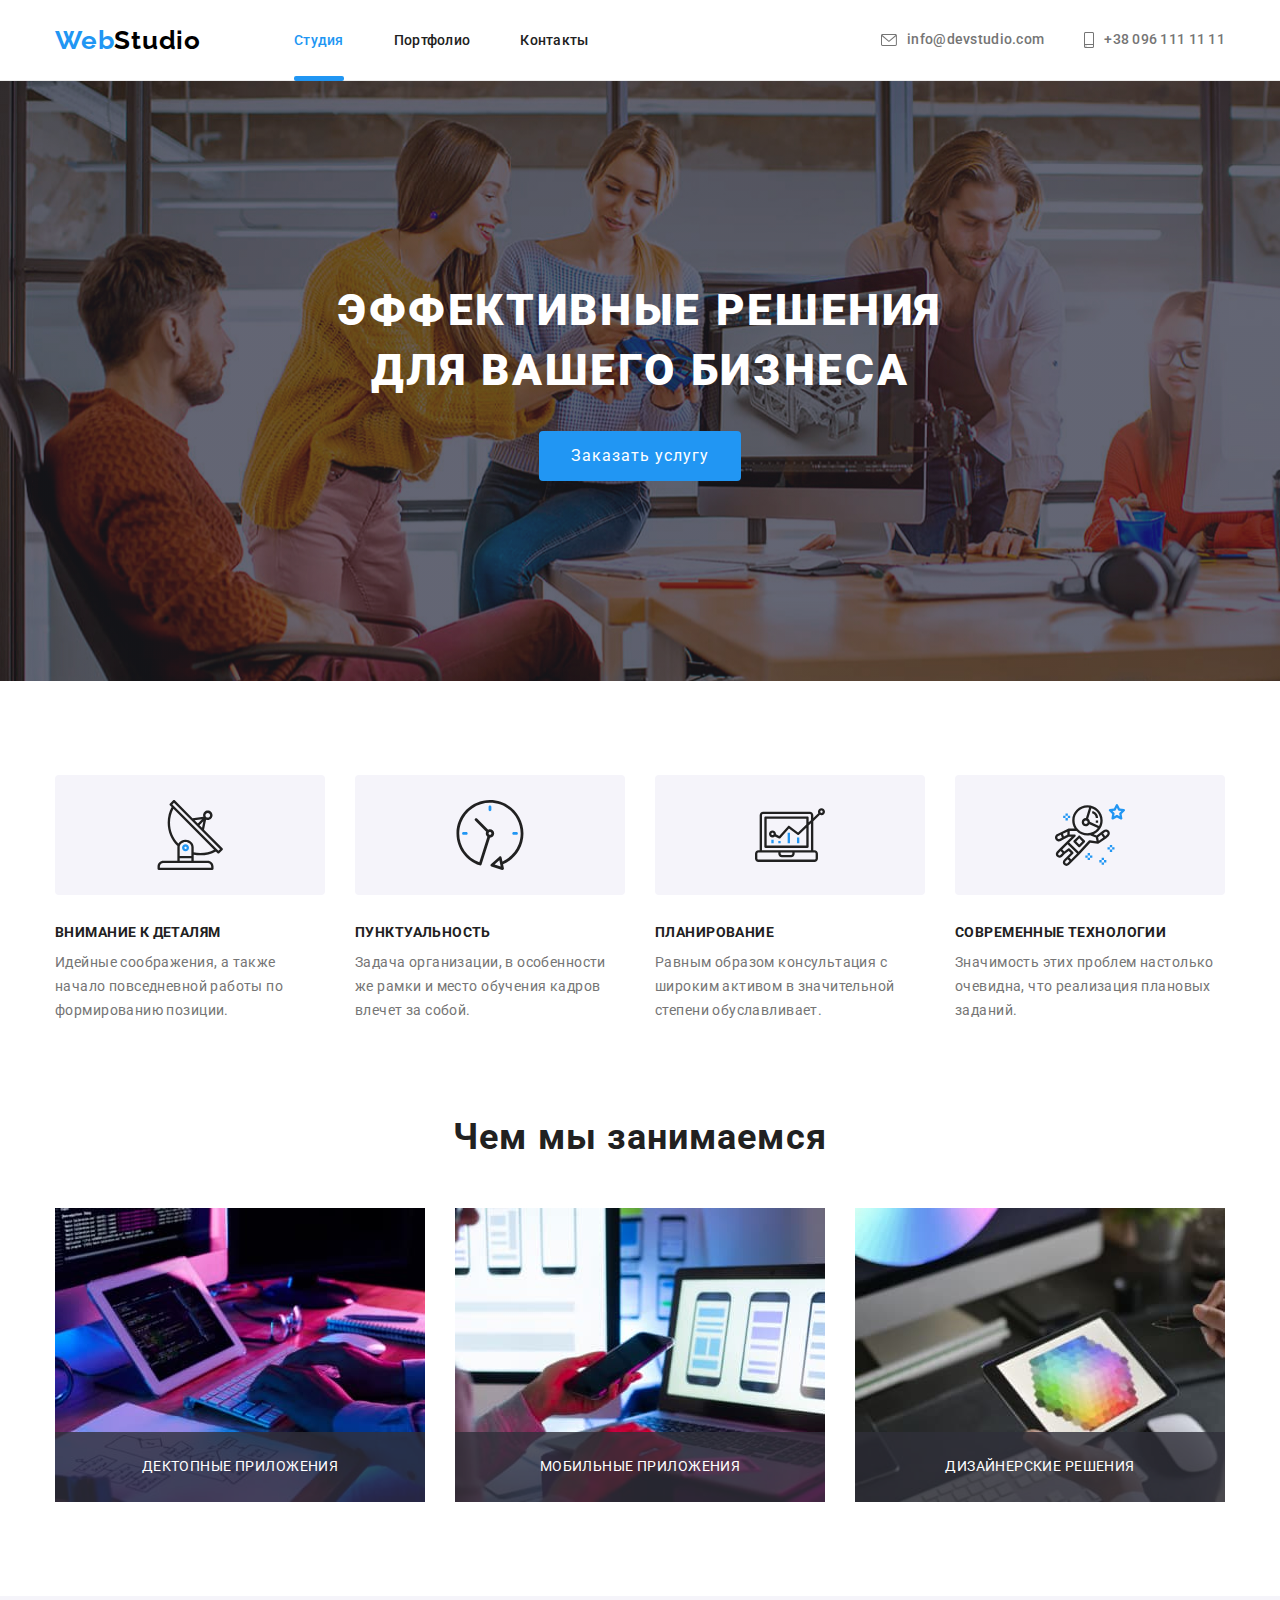
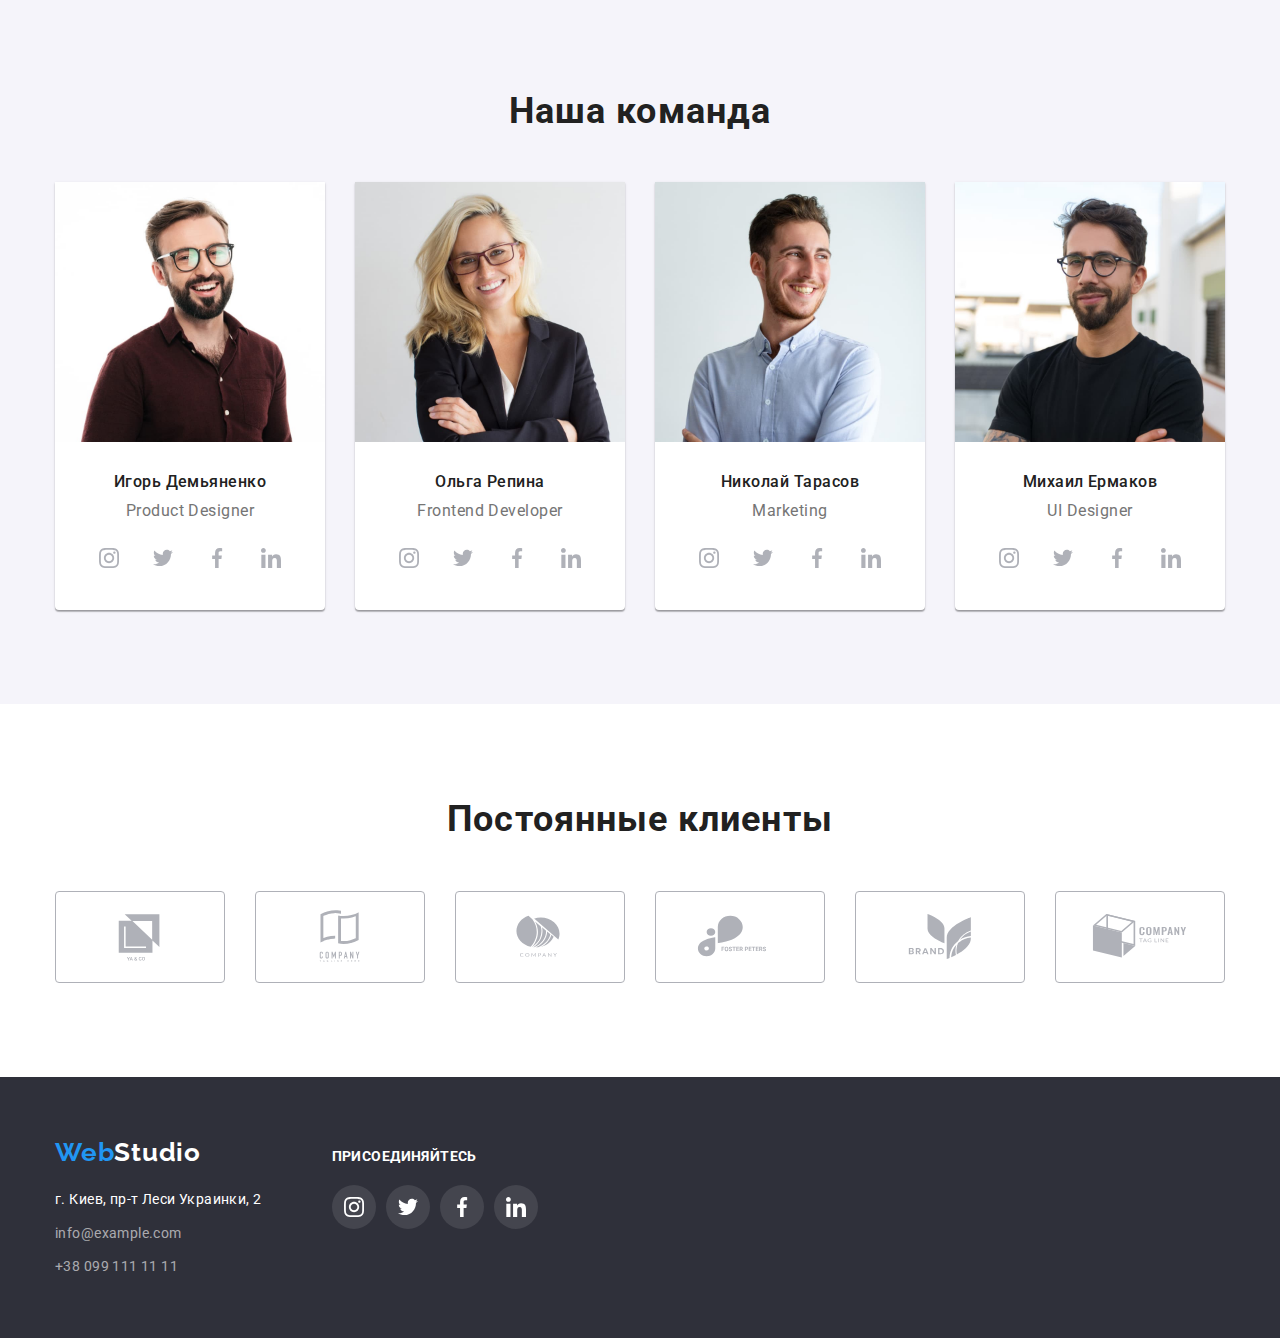
<file: index.html>
<!DOCTYPE html>
<html lang="ru">
    <head>
        <meta charset="UTF-8" />
        <meta http-equiv="X-UA-Compatible" content="IE=edge" />
        <meta name="viewport" content="width=device-width, initial-scale=1.0" />
        <title>WebStudio</title>
        <link rel="preconnect" href="https://fonts.googleapis.com">
        <link rel="preconnect" href="https://fonts.gstatic.com" crossorigin>
        <link href="https://fonts.googleapis.com/css2?family=Raleway:wght@700&family=Roboto:wght@400;500;700;900&display=swap"
            rel="stylesheet">
        <link rel="stylesheet" href="https://cdn.jsdelivr.net/npm/modern-normalize@1.1.0/modern-normalize.min.css">
        <link rel="stylesheet" href="./css/styles.css">
    </head>

    <body>
    <!-- Шапка страницы -->
        <header class="header">
            <div class="container">
                <nav class="header-navigation">
                    <a class="header-logo link" href="/"> <span class="header-logo-web">Web</span>Studio</a>
                    <!-- Ссылки на другие страницы или разделы текущей страницы -->
                    <ul class="nav">
                        <li class="nav-item"><a class="nav-link link current" href="./index.html">Студия</a></li>
                        <li class="nav-item"><a class="nav-link link" href="./portfolio.html">Портфолио</a></li>
                        <li class="nav-item"><a class="nav-link link" href="./contacts.html">Контакты</a></li>
                    </ul>
                </nav>
                
                <!-- Контакты -->
                <ul class="contacts">
                    <li class="contacts-item">
                        <a class="contacts-link link" href="mailto:info@devstudio.com">
                            <svg class="contacts-icon" width="16" height="12">
                                <use href="./images/sprite.svg#icon-mail"></use>
                            </svg>
                            info@devstudio.com
                        </a>
                    </li>
                    <li class="contacts-item">
                            <a class="contacts-link link" href="tel:+38096111111">
                                <svg class="contacts-icon" width="10" height="16">
                                    <use href="./images/sprite.svg#icon-smartphone"></use>
                                </svg>
                                +38 096 111 11 11
                            </a>
                    </li>
                </ul>
            </div>
        </header>

        <!-- Герой -->
        <main>
            <section class="hero">
                <div class="container">
                    <h1 class="hero-title">Эффективные решения<br /> для вашего бизнеса</h1>
                    <button class="hero-button" type="button" data-modal-open>Заказать услугу</button>
                </div>
            </section>

            <!-- Преимущества -->
            <section class="section">
            <h2 class="features visually-hidden">Преимущества</h2>
                <div class="container">
                    <ul class="features-list">
                        <li class="features-item">
                            <div class="features-img">
                                <svg width="70" height="70">
                                    <use href="./images/sprite.svg#icon-antenna"></use>
                                </svg>
                            </div>
                            <h3 class="features-title">Внимание к деталям</h3>
                            <p class="features-text">Идейные соображения, а также начало повседневной работы по формированию позиции.</p>
                        </li>

                        <li class="features-item">
                            <div class="features-img">
                                <svg width="70" height="70">
                                    <use href="./images/sprite.svg#icon-clock"></use>
                                </svg>
                            </div>
                            <h3 class="features-title">Пунктуальность</h3>
                            <p class="features-text">Задача организации, в особенности же рамки и место обучения кадров влечет за собой.</p>
                        </li>

                        <li class="features-item">
                            <div class="features-img">
                                <svg width="70" height="70">
                                    <use href="./images/sprite.svg#icon-diagram"></use>
                                </svg>
                            </div>
                            <h3 class="features-title">Планирование</h3>
                            <p class="features-text">Равным образом консультация с широким активом в значительной степени обуславливает.</p>
                        </li>

                        <li class="features-item">
                            <div class="features-img">
                                <svg width="70" height="70">
                                    <use href="./images/sprite.svg#icon-astronaut"></use>
                                </svg>
                            </div>
                            <h3 class="features-title">Современные технологии</h3>
                            <p class="features-text">Значимость этих проблем настолько очевидна, что реализация плановых заданий.</p>
                        </li>
                    </ul>
                </div>
            </section>

            <!-- Чем мы занимаемся -->
            <section class="section work-section">
                <div class="container">
                    <h2 class="work-title">Чем мы занимаемся</h2>
                        <ul class="work-list">
                            <li class="work-item">
                                <img src="./images/box-1.jpg" alt="Верстка сайта HTML" width="370"/>
                                <div class="work-label-overlay">
                                    <p class="work-label-text">Дектопные приложения</p>
                                </div>
                            </li>

                            <li class="work-item">
                                <img src="./images/box-2.jpg" alt="Выбор стиля" width="370" />
                                <div class="work-label-overlay">
                                    <p class="work-label-text">Мобильные приложения</p>
                                </div>
                            </li>

                            <li class="work-item">
                                <img src="./images/box-3.jpg" alt="Дизайн" width="370" />
                                <div class="work-label-overlay">
                                    <p class="work-label-text">Дизайнерские решения</p>
                                </div>
                            </li>
                        </ul>
                </div>
            </section>

            <!-- Наша команда -->
            <section class="section team-section">
                <div class="container">
                    <h2 class="team-title">Наша команда</h2>
                    
                    <!-- Инфо о команде -->
                    <ul class="team-list">
                        <li class="team-item">
                            <img src="./images/team-card-1.jpg" alt="Игорь Демьяненко" width="270" />
                            <div class="team-text-section">
                                <h3 class="team-item-text">Игорь Демьяненко</h3>
                                <p class="team-text" lang="en">Product Designer</p>
                                <ul class="team-socials list socials-list">
                                    <li class="socials-item">
                                        <a href="https://www.instagram.com/" target="_blank"
                                rel="noopener noreferrer" class="socials-link">
                                        <svg class="socials-icon" width="20" height="20">
                                            <use href="./images/sprite.svg#icon-instagram"></use>
                                        </svg>
                                        </a>
                                    </li>

                                    <li class="socials-item">
                                        <a href="https://twitter.com/" target="_blank"
                                rel="noopener noreferrer" class="socials-link">
                                            <svg class="socials-icon" width="20" height="20">
                                                <use href="./images/sprite.svg#icon-twitter"></use>
                                            </svg>
                                        </a>
                                    </li>

                                    <li class="socials-item">
                                        <a href="https://www.facebook.com/" target="_blank"
                                rel="noopener noreferrer" class="socials-link">
                                            <svg class="socials-icon" width="20" height="20">
                                                <use href="./images/sprite.svg#icon-facebook"></use>
                                            </svg>
                                        </a>
                                    </li>

                                    <li class="socials-item">
                                        <a href="https://www.linkedin.com/" target="_blank"
                                rel="noopener noreferrer" class="socials-link">
                                            <svg class="socials-icon" width="20" height="20">
                                                <use href="./images/sprite.svg#icon-linkedIn"></use>
                                            </svg>
                                        </a>
                                    </li>
                                </ul>
                            </div>
                            
                        </li>
                    
                        <li class="team-item">
                            <img src="./images/team-card-2.jpg" alt="Ольга Репина" width="270" />
                            <div class="team-text-section">
                                <h3 class=" team-item-text">Ольга Репина</h3>
                                <p class="team-text" lang="en">Frontend Developer</p>
                                <ul class="team-socials list socials-list">
                                    <li class="socials-item">
                                        <a href="https://www.instagram.com/" target="_blank" rel="noopener noreferrer" class="socials-link">
                                            <svg class="socials-icon" width="20" height="20">
                                                <use href="./images/sprite.svg#icon-instagram"></use>
                                            </svg>
                                        </a>
                                    </li>
                                
                                    <li class="socials-item">
                                        <a href="https://twitter.com/" target="_blank" rel="noopener noreferrer" class="socials-link">
                                            <svg class="socials-icon" width="20" height="20">
                                                <use href="./images/sprite.svg#icon-twitter"></use>
                                            </svg>
                                        </a>
                                    </li>
                                
                                    <li class="socials-item">
                                        <a href="https://www.facebook.com/" target="_blank" rel="noopener noreferrer" class="socials-link">
                                            <svg class="socials-icon" width="20" height="20">
                                                <use href="./images/sprite.svg#icon-facebook"></use>
                                            </svg>
                                        </a>
                                    </li>
                                
                                    <li class="socials-item">
                                        <a href="https://www.linkedin.com/" target="_blank" rel="noopener noreferrer" class="socials-link">
                                            <svg class="socials-icon" width="20" height="20">
                                                <use href="./images/sprite.svg#icon-linkedIn"></use>
                                            </svg>
                                        </a>
                                    </li>
                                </ul>
                            </div>
                        </li>

                        <li class="team-item">
                            <img src="./images/team-card-3.jpg" alt="Николай Тарасов" width="270" />
                            <div class="team-text-section">
                                <h3 class="team-item-text">Николай Тарасов</h3>
                                <p class="team-text" lang="en">Marketing</p>
                                <ul class="team-socials list socials-list">
                                    <li class="socials-item">
                                        <a href="https://www.instagram.com/" target="_blank" rel="noopener noreferrer" class="socials-link">
                                            <svg class="socials-icon" width="20" height="20">
                                                <use href="./images/sprite.svg#icon-instagram"></use>
                                            </svg>
                                        </a>
                                    </li>
                                
                                    <li class="socials-item">
                                        <a href="https://twitter.com/" target="_blank" rel="noopener noreferrer" class="socials-link">
                                            <svg class="socials-icon" width="20" height="20">
                                                <use href="./images/sprite.svg#icon-twitter"></use>
                                            </svg>
                                        </a>
                                    </li>
                                
                                    <li class="socials-item">
                                        <a href="https://www.facebook.com/" target="_blank" rel="noopener noreferrer" class="socials-link">
                                            <svg class="socials-icon" width="20" height="20">
                                                <use href="./images/sprite.svg#icon-facebook"></use>
                                            </svg>
                                        </a>
                                    </li>
                                
                                    <li class="socials-item">
                                        <a href="https://www.linkedin.com/" target="_blank" rel="noopener noreferrer" class="socials-link">
                                            <svg class="socials-icon" width="20" height="20">
                                                <use href="./images/sprite.svg#icon-linkedIn"></use>
                                            </svg>
                                        </a>
                                    </li>
                                </ul>
                            </div>
                        </li>
                        
                        <li class="team-item">
                            <img src="./images/team-card-4.jpg" alt="Михаил Ермаков" width="270" />
                            <div class="team-text-section">
                                <h3 class="team-item-text">Михаил Ермаков</h3>
                                <p class="team-text" lang="en">UI Designer</p>
                                <ul class="team-socials list socials-list">
                                    <li class="socials-item">
                                        <a href="https://www.instagram.com/" target="_blank" rel="noopener noreferrer" class="socials-link">
                                            <svg class="socials-icon" width="20" height="20">
                                                <use href="./images/sprite.svg#icon-instagram"></use>
                                            </svg>
                                        </a>
                                    </li>
                                
                                    <li class="socials-item">
                                        <a href="https://twitter.com/" target="_blank" rel="noopener noreferrer" class="socials-link">
                                            <svg class="socials-icon" width="20" height="20">
                                                <use href="./images/sprite.svg#icon-twitter"></use>
                                            </svg>
                                        </a>
                                    </li>
                                
                                    <li class="socials-item">
                                        <a href="https://www.facebook.com/" target="_blank" rel="noopener noreferrer" class="socials-link">
                                            <svg class="socials-icon" width="20" height="20">
                                                <use href="./images/sprite.svg#icon-facebook"></use>
                                            </svg>
                                        </a>
                                    </li>
                                
                                    <li class="socials-item">
                                        <a href="https://www.linkedin.com/" target="_blank" rel="noopener noreferrer" class="socials-link">
                                            <svg class="socials-icon" width="20" height="20">
                                                <use href="./images/sprite.svg#icon-linkedIn"></use>
                                            </svg>
                                        </a>
                                    </li>
                                </ul>
                            </div>
                        </li>
                    </ul>
                </div>
            </section>

            <section class="clients section">
                <div class="container ">
                    <h2 class="clients-title">Постоянные клиенты</h2>
                    <ul class="clients-list">
                        <li class="clients-item">
                            <a href="" class="clients-link">
                                <svg class="clients-icon" width="106" height="60">
                                    <use href="./images/sprite.svg#icon-client-1"></use>
                                </svg>    
                            </a>
                        </li>

                        <li class="clients-item">
                            <a href="" class="clients-link">
                                <svg class="clients-icon" width="106" height="60">
                                    <use href="./images/sprite.svg#icon-client-2"></use>
                                </svg>
                            </a>
                        </li>

                        <li class="clients-item">
                            <a href="" class="clients-link">
                                <svg class="clients-icon" width="106" height="60">
                                    <use href="./images/sprite.svg#icon-client-3"></use>
                                </svg>
                            </a>
                        </li>

                        <li class="clients-item">
                            <a href="" class="clients-link">
                                <svg class="clients-icon" width="106" height="60">
                                    <use href="./images/sprite.svg#icon-client-4"></use>
                                </svg>
                            </a>
                        </li>

                        <li class="clients-item">
                            <a href="" class="clients-link">
                                <svg class="clients-icon" width="106" height="60">
                                    <use href="./images/sprite.svg#icon-client-5"></use>
                                </svg>
                            </a>
                        </li>

                        <li class="clients-item">
                            <a href="" class="clients-link">
                                <svg class="clients-icon" width="106" height="60">
                                    <use href="./images/sprite.svg#icon-client-6"></use>
                                </svg>
                            </a>
                        </li>
                    </ul>
                </div>
            </section>
        </main>

        <!-- Футер -->
        <footer class="footer">
            <div class="container footer-container">
                <div class="address-logo">
                    <a class="footer-logo address link" href="/"> <span class="footer-logo-web">Web</span>Studio</a>
                    <address class="address">
                        <ul class="address-list">
                            <li class="address-item">
                                <a class="address-item link" href="https://goo.gl/maps/8wmrf88E8narzUsQ8" target="_blank"
                                    rel="noopener noreferrer">г. Киев, пр-т Леси Украинки, 2</a>
                            </li>
                            <li class="address-contacts-item">
                                <a class="address-contacts-link list link" href="mailto:info@example.com">info@example.com</a>
                            </li>
                            <li class="address-contacts-item">
                                <a class="address-contacts-link list link" href="tel:+380991111111">+38 099 111 11 11</a>
                            </li>
                        </ul>
                    </address>
                </div>
                
                <div class="footer-socials">
                <h2 class="visually-hidden">Соцсети</h2>
                <h3 class="footer-socials-title">присоединяйтесь</h3>
                <ul class="footer-socials-list">
                    <li class="footer-socials-item">
                        <a href="https://www.instagram.com/" target="_blank" rel="noopener noreferrer" class="footer-socials-link">
                            <svg class="footer-socials-icon" width="20" height="20">
                                <use href="./images/sprite.svg#icon-instagram"></use>
                            </svg>
                        </a>
                    </li>
            
                    <li class="footer-socials-item">
                        <a href="https://twitter.com/" target="_blank" rel="noopener noreferrer" class="footer-socials-link">
                            <svg class="footer-socials-icon" width="20" height="20">
                                <use href="./images/sprite.svg#icon-twitter"></use>
                            </svg>
                        </a>
                    </li>
            
                    <li class="footer-socials-item">
                        <a href="https://www.facebook.com/" target="_blank" rel="noopener noreferrer" class="footer-socials-link">
                            <svg class="footer-socials-icon" width="20" height="20">
                                <use href="./images/sprite.svg#icon-facebook"></use>
                            </svg>
                        </a>
                    </li>
            
                    <li class="footer-socials-item">
                        <a href="https://www.linkedin.com/" target="_blank" rel="noopener noreferrer" class="footer-socials-link">
                            <svg class="footer-socials-icon" width="20" height="20">
                                <use href="./images/sprite.svg#icon-linkedIn"></use>
                            </svg>
                        </a>
                    </li>
                </ul>
                </div>
            </div>
        </footer>

        <!-- Modal -->
        <div class="backdrop is-hidden" data-modal>
            <div class="modal">
                <button type="button" class="btn" data-modal-close>
                    <svg class="btn-icon" width="11" height="11">
                        <use href="./images/sprite.svg#icon-close-black"></use>
                    </svg>
                </button>
            </div>
        </div>
        <script src="./js/modal.js"></script>
    </body>
</html>
</file>
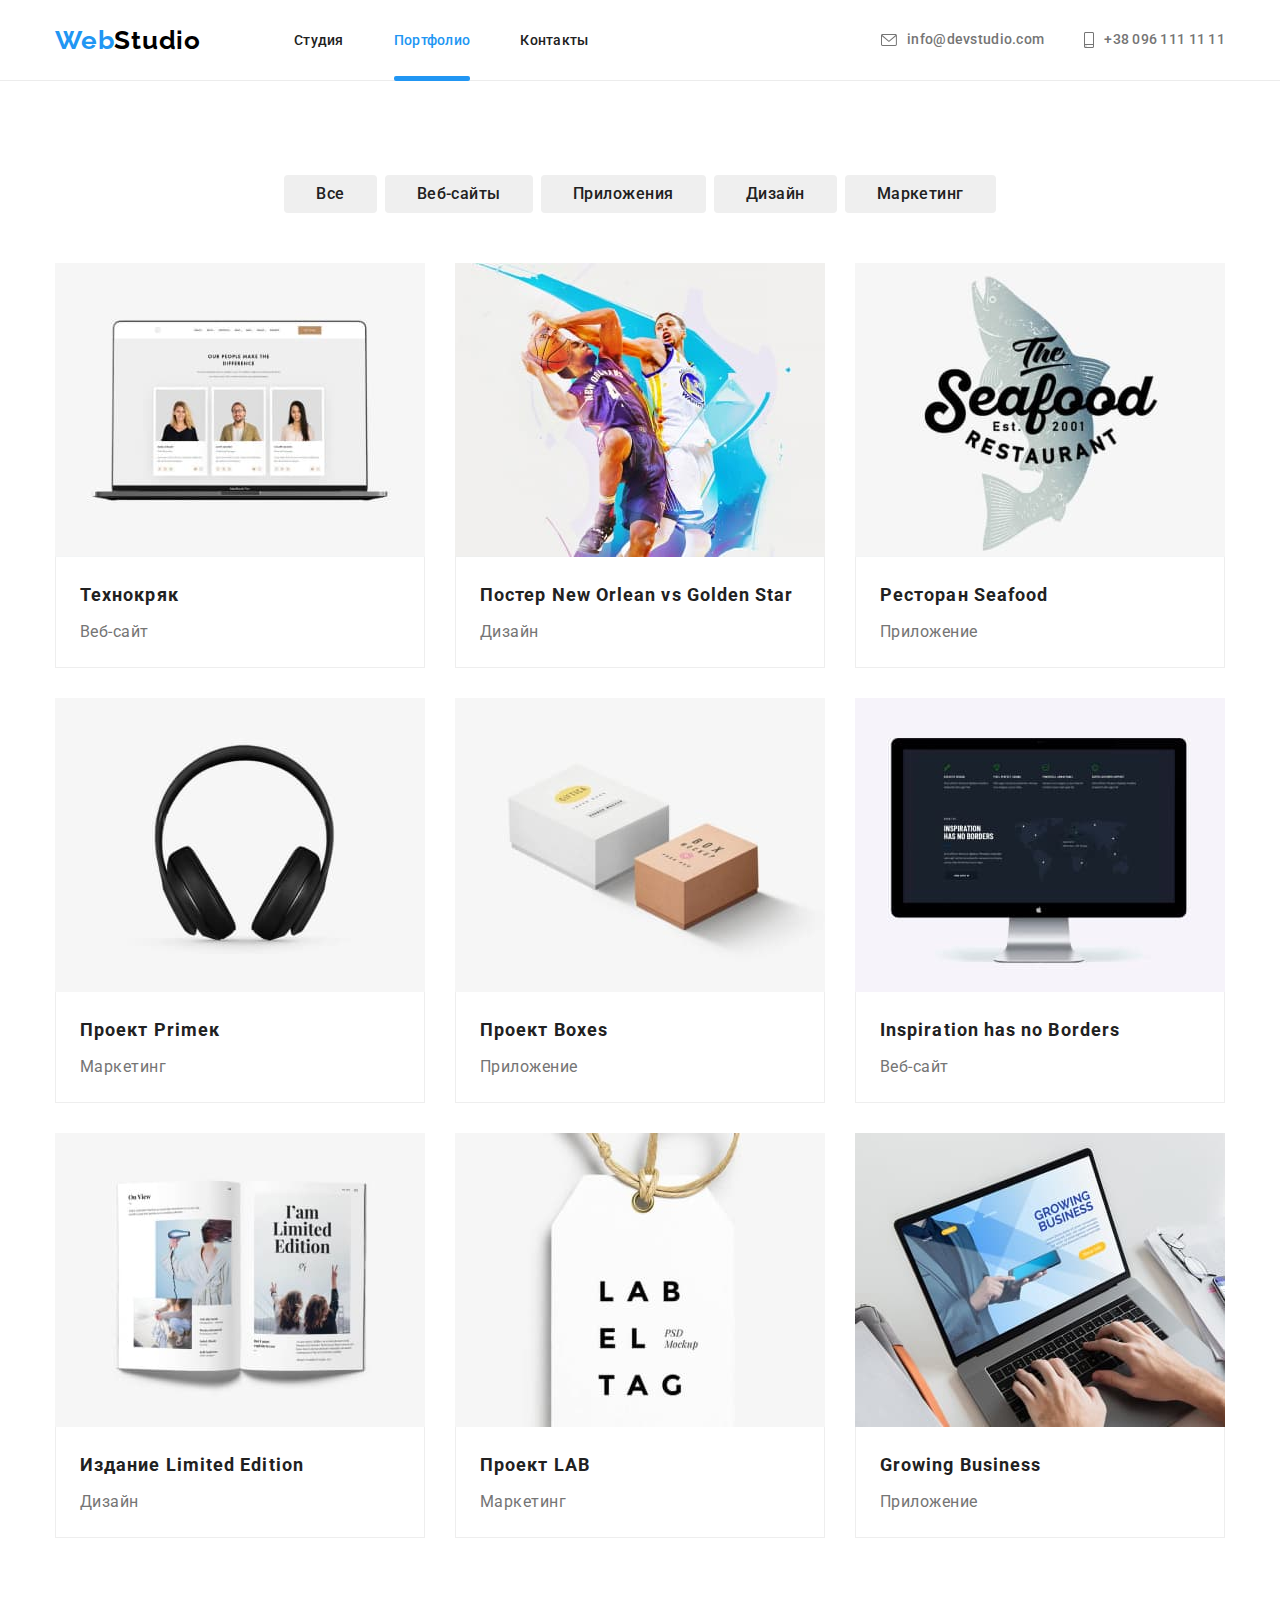
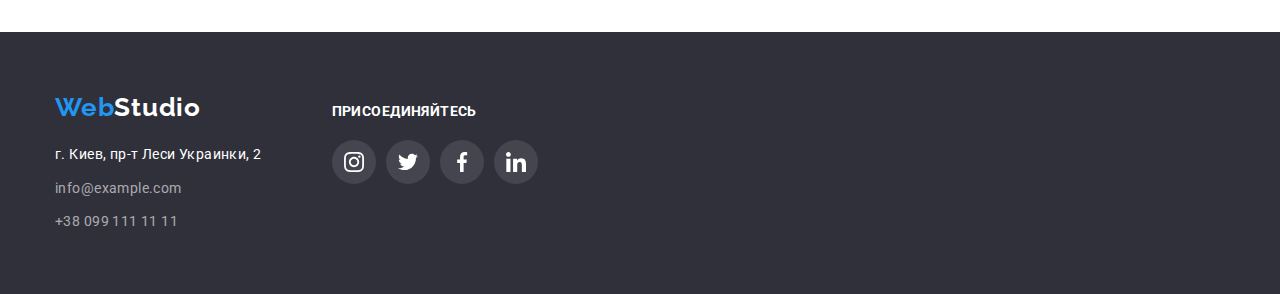
<file: portfolio.html>
<!DOCTYPE html>
<html lang="ru">

<head>
    <meta charset="UTF-8">
    <meta http-equiv="X-UA-Compatible" content="IE=edge">
    <meta name="viewport" content="width=device-width, initial-scale=1.0">
    <title>Портфолио</title>
    <link rel="preconnect" href="https://fonts.googleapis.com">
    <link rel="preconnect" href="https://fonts.gstatic.com" crossorigin>
    <link
        href="https://fonts.googleapis.com/css2?family=Raleway:wght@700&family=Roboto:wght@400;500;700;900&display=swap"
        rel="stylesheet">
    <link rel="stylesheet" href="https://cdn.jsdelivr.net/npm/modern-normalize@1.1.0/modern-normalize.min.css">
    <link rel="stylesheet" href="./css/styles.css">
</head>

<body>
    <!-- Шапка страницы -->
    <header class="header">
        <div class="container">
            <nav class="header-navigation">
                <div class="logo">
                    <a class="header-logo link" href="/"> <span class="header-logo-web">Web</span>Studio</a>
                </div>
    
                <!-- Ссылки на другие страницы или разделы текущей страницы -->
                <ul class="nav list">
                    <li class="nav-item"><a class="nav-link link" href="./index.html">Студия</a></li>
                    <li class="nav-item"><a class="nav-link link current" href="./portfolio.html">Портфолио</a></li>
                    <li class="nav-item"><a class="nav-link link" href="./contacts.html">Контакты</a></li>
                </ul>
            </nav>
    
            <!-- Контакты -->
            <ul class="contacts">
                <li class="contacts-item">
                    <a class="contacts-link link" href="mailto:info@devstudio.com">
                        <svg class="contacts-icon" width="16" height="12">
                            <use href="./images/sprite.svg#icon-mail"></use>
                        </svg>
                        info@devstudio.com
                    </a>
                </li>
                <li class="contacts-item">
                    <a class="contacts-link link" href="tel:+38096111111">
                        <svg class="contacts-icon" width="10" height="16">
                            <use href="./images/sprite.svg#icon-smartphone"></use>
                        </svg>
                        +38 096 111 11 11
                    </a>
                </li>
            </ul>
        </div>
    </header>

    <!-- Портфолио -->
    <main>
        <!-- Ссылки на другие страницы или разделы текущей страницы -->
        <section class="section">
            <div class="container">
                <h1 class="visually-hidden">Фильтр</h1>
                    <ul class="filter-list">
                        <li class="filter-item">
                            <button class="filter-button" type="button">Все</button>
                        </li>
                        <li class="filter-item">
                            <button class="filter-button" type="button">Веб-сайты</button>
                        </li>
                        <li class="filter-item">
                            <button class="filter-button" type="button">Приложения</button>
                        </li>
                        <li class="filter-item">
                            <button class="filter-button" type="button">Дизайн</button>
                        </li>
                        <li class="filter-item">
                            <button class="filter-button" type="button">Маркетинг</button>
                        </li>
                    </ul>
                    
                
                    <!-- Портфолио работ -->
                        <ul class="portfolio-list">
                            <li class="portfolio-item">
                                <a class="portfolio-item-link link" href="">
                                    <div class="portfolio-overlay">
                                        <img src="./images/portfolio/1-Tehnokryak.jpg" alt="Технокряк" width="370" height="294">
                                        <p class="portfolio-overlay-text">Технокряк это современная площадка распространения коронавируса. Компании используют эту платформу для цифрового
                                        шпионажа и атак на защищённые сервера конкурентов.</p>
                                    </div>
                                    <div class="text-conteiner">
                                        <h2 class="portfolio-title link">Технокряк</h2>
                                        <p class="portfolio-text link">Веб-сайт</p>
                                    </div>
                                    
                                </a>
                            </li>
                        
                            <li class="portfolio-item">
                                <a class="portfolio-item-link link" href="">
                                    <div class="portfolio-overlay">
                                        <img src="./images/portfolio/2-New-Orlean-vs-Golden-Star.jpg" alt="Постер New Orlean vs Golden Star" width="370" height="294">
                                        <p class="portfolio-overlay-text">Технокряк это современная площадка распространения коронавируса. Компании используют эту платформу для цифрового
                                        шпионажа и атак на защищённые сервера конкурентов.</p>
                                    </div>
                                    <div class="text-conteiner">
                                        <h2 class="portfolio-title">Постер New Orlean vs Golden Star</h2>
                                        <p class="portfolio-text">Дизайн</p>
                                    </div>
                                </a>
                            </li>
                        
                            <li class="portfolio-item">
                                <a class="portfolio-item-link link" href="">
                                    <div class="portfolio-overlay">
                                    <img src="./images/portfolio/3-Seafood.jpg" alt="Ресторан Seafood" width="370" height="294">
                                    <p class="portfolio-overlay-text">Технокряк это современная площадка распространения коронавируса. Компании используют эту платформу для цифрового
                                        шпионажа и атак на защищённые сервера конкурентов.</p>
                                    </div>
                                    <div class="text-conteiner">
                                        <h2 class="portfolio-title">Ресторан Seafood</h2>
                                        <p class="portfolio-text">Приложение</p>
                                    </div>
                                </a>
                            </li>
                        
                            <li class="portfolio-item">
                                <a class="portfolio-item-link link" href="">
                                    <div class="portfolio-overlay">
                                        <img src="./images/portfolio/4-Prime.jpg" alt="Проект Primeк" width="370" height="294">
                                        <p class="portfolio-overlay-text">Технокряк это современная площадка распространения коронавируса. Компании используют эту платформу для цифрового
                                        шпионажа и атак на защищённые сервера конкурентов.</p>
                                    </div>
                                    <div class="text-conteiner">
                                        <h2 class="portfolio-title">Проект Primeк</h2>
                                        <p class="portfolio-text">Маркетинг</p>
                                    </div>
                                </a>
                            </li>
                        
                            <li class="portfolio-item">
                                <a class="portfolio-item-link link" href="">
                                    <div class="portfolio-overlay">
                                        <img src="./images/portfolio/5-Boxes.jpg" alt="Проект Boxes" width="370" height="294">
                                        <p class="portfolio-overlay-text">Технокряк это современная площадка распространения коронавируса. Компании используют эту платформу для цифрового
                                        шпионажа и атак на защищённые сервера конкурентов.</p>
                                    </div>
                                    <div class="text-conteiner">
                                        <h2 class="portfolio-title">Проект Boxes</h2>
                                        <p class="portfolio-text">Приложение</p>
                                    </div>
                                </a>
                            </li>
                        
                            <li class="portfolio-item">
                                <a class="portfolio-item-link link" href="">
                                    <div class="portfolio-overlay">
                                        <img src="./images/portfolio/6-Inspiration.jpg" alt="Inspiration" width="370" height="294">
                                        <p class="portfolio-overlay-text">Технокряк это современная площадка распространения коронавируса. Компании используют эту платформу для цифрового
                                        шпионажа и атак на защищённые сервера конкурентов.</p>
                                    </div>
                                    <div class="text-conteiner">
                                        <h2 class="portfolio-title">Inspiration has no Borders</h2>
                                        <p class="portfolio-text">Веб-сайт</p>
                                    </div>
                                </a>
                            </li>
                        
                            <li class="portfolio-item">
                                <a class="portfolio-item-link link" href="">
                                    <div class="portfolio-overlay">
                                        <img src="./images/portfolio/7-Limited-Edition.jpg" alt="Издание Limited Edition" width="370" height="294">
                                        <p class="portfolio-overlay-text">Технокряк это современная площадка распространения коронавируса. Компании используют эту платформу для цифрового
                                        шпионажа и атак на защищённые сервера конкурентов.</p>
                                    </div>
                                    <div class="text-conteiner">
                                        <h2 class="portfolio-title">Издание Limited Edition</h2>
                                        <p class="portfolio-text">Дизайн</p>
                                    </div>
                                </a>
                            </li>
                        
                            <li class="portfolio-item">
                                <a class="portfolio-item-link link" href="">
                                        <div class="portfolio-overlay">
                                        <img src="./images/portfolio/8-LAB.jpg" alt="Проект LAB" width="370" height="294">
                                    <p class="portfolio-overlay-text">Технокряк это современная площадка распространения коронавируса. Компании используют эту платформу для цифрового
                                        шпионажа и атак на защищённые сервера конкурентов.</p>
                                    </div>
                                    <div class="text-conteiner">
                                        <h2 class="portfolio-title">Проект LAB</h2>
                                        <p class="portfolio-text">Маркетинг</p>
                                    </div>
                                </a>
                            </li>
                        
                            <li class="portfolio-item">
                                <a class="portfolio-item-link link" href="">
                                    <div class="portfolio-overlay">
                                        <img src="./images/portfolio/9-Growing-Business.jpg" alt="Growing Business" width="370" height="294">
                                        <p class="portfolio-overlay-text">Технокряк это современная площадка распространения коронавируса. Компании используют эту платформу для цифрового
                                        шпионажа и атак на защищённые сервера конкурентов.</p>
                                    </div>
                                    <div class="text-conteiner">
                                        <h2 class="portfolio-title">Growing Business</h2>
                                        <p class="portfolio-text">Приложение</p>
                                    </div>
                                </a>
                            </li>
                        </ul>
            </div>
        </section>
    </main>

    <!-- Футер -->
    <footer class="footer">
        <div class="container footer-container">
            <div class="address-logo">
                <a class="footer-logo address link" href="/"> <span class="footer-logo-web">Web</span>Studio</a>
                <address class="address">
                    <ul class="address-list">
                        <li class="address-item">
                            <a class="address-item link" href="https://goo.gl/maps/8wmrf88E8narzUsQ8" target="_blank"
                                rel="noopener noreferrer">г. Киев, пр-т Леси Украинки, 2</a>
                        </li>
                        <li class="address-contacts-item">
                            <a class="address-contacts-link list link" href="mailto:info@example.com">info@example.com</a>
                        </li>
                        <li class="address-contacts-item">
                            <a class="address-contacts-link list link" href="tel:+380991111111">+38 099 111 11 11</a>
                        </li>
                    </ul>
                </address>
            </div>
        
            <div class="footer-socials">
                <h2 class="visually-hidden">Соцсети</h2>
                <h3 class="footer-socials-title">присоединяйтесь</h3>
                <ul class="footer-socials-list">
                    <li class="footer-socials-item">
                        <a href="https://www.instagram.com/" target="_blank" rel="noopener noreferrer"
                            class="footer-socials-link">
                            <svg class="footer-socials-icon" width="20" height="20">
                                <use href="./images/sprite.svg#icon-instagram"></use>
                            </svg>
                        </a>
                    </li>
        
                    <li class="footer-socials-item">
                        <a href="https://twitter.com/" target="_blank" rel="noopener noreferrer" class="footer-socials-link">
                            <svg class="footer-socials-icon" width="20" height="20">
                                <use href="./images/sprite.svg#icon-twitter"></use>
                            </svg>
                        </a>
                    </li>
        
                    <li class="footer-socials-item">
                        <a href="https://www.facebook.com/" target="_blank" rel="noopener noreferrer"
                            class="footer-socials-link">
                            <svg class="footer-socials-icon" width="20" height="20">
                                <use href="./images/sprite.svg#icon-facebook"></use>
                            </svg>
                        </a>
                    </li>
        
                    <li class="footer-socials-item">
                        <a href="https://www.linkedin.com/" target="_blank" rel="noopener noreferrer"
                            class="footer-socials-link">
                            <svg class="footer-socials-icon" width="20" height="20">
                                <use href="./images/sprite.svg#icon-linkedIn"></use>
                            </svg>
                        </a>
                    </li>
                </ul>
            </div>
        </div>
    </footer>
</body>
</html>
</file>
<file: css/styles.css>
/* Цвет основного текста #212121 */
/* Вторичный цвет текста #757575 */
/* Цвет актента текста, кнопка #2196f3 */
/* Белый цвет текста #ffffff */

/* Позиционирование */

/* Блочная модель */

/* Типографика */

/* Отображение */

:root {
  --first-text-color: #757575;
  --second-text-color: #212121;
  --akcent-text-color: #2196f3;
  --white-text-color: #ffffff;
  --border-color: #eeeeee;
}

body {
  font-family: Roboto, sans-serif;
  background-color: FFFFFF;
  color: var(--first-text-color);
}

h1,
h2,
h3,
p {
  margin-top: 0;
  margin-bottom: 0;
}

ul {
  margin-top: 0;
  margin-bottom: 0;
  padding-left: 0;
  list-style: none;
}

img {
  display: block;
  width: 100%;
  height: auto;
}

/* .list {
  list-style: none;
} */

.link {
  text-decoration: none;
}

.visually-hidden {
  position: absolute;
  width: 1px;
  height: 1px;
  margin: -1px;
  padding: 0;
  overflow: hidden;
  border: 0;
  clip: rect(0 0 0 0);
}

.container {
  width: 1200px;
  padding-left: 15px;
  padding-right: 15px;
  margin: 0 auto;
}

.section {
  padding-top: 94px;
  padding-bottom: 94px;
}

/* ========================= Header =========================*/
.header .container {
  display: flex;
}

/* Line */
.header {
  border-bottom: 1px solid #ececec;
}

.header-navigation {
  /* Блочная модель */
  display: flex;
  align-items: center;
}

/*---------------- Logo ----------------*/
.header-logo {
  /* Позиционирование */
  display: block;
  margin-right: 93px;
  padding-top: 25px;
  padding-bottom: 24px;

  /* Типографика */
  font-family: 'Raleway', sans-serif;
  font-weight: 700;
  font-size: 26px;
  line-height: 1.2;
  color: #000000;
  letter-spacing: 0.03em;
}

.header-logo-web {
  color: var(--akcent-text-color);
}

/*---------------- Site nav ----------------*/
.nav {
  display: flex;
  align-items: center;
}

.nav-link {
  /* Позиционирование */
  padding-top: 32px;
  padding-bottom: 32px;

  /* Блочная модель */
  display: block;

  /* Типографика */
  font-size: 14px;
  line-height: 1.15;
  font-weight: 500;
  letter-spacing: 0.02em;

  /* Отображение */
  color: var(--second-text-color);

  /* transition-property: color;
  transition-duration: 250ms;
  transition-timing-function: cubic-bezier(0.4, 0, 0.2, 1); */

  transition: color 250ms cubic-bezier(0.4, 0, 0.2, 1);
}

.nav-item:not(:last-child) {
  margin-right: 50px;
}

.current {
  color: var(--akcent-text-color);
}

.nav-link:hover,
.nav-link:focus {
  color: var(--akcent-text-color);
}

.nav-item {
  position: relative;
}

.nav-item .current::after {
  content: '';

  position: absolute;
  display: flex;
  justify-content: center;

  width: 100%;
  top: 76px;
  bottom: calc(0% - 1px);

  border: 2px solid;
  border-radius: 2px;
  background-color: var(--akcent-text-color);
}
/*---------------- Site nav contacts ----------------*/
.contacts {
  display: flex;
  margin-left: auto;
}

.contacts-icon {
  display: inline-block;
  fill: currentColor;
  margin-right: 10px;
}

.contacts-link {
  /* Позиционирование */
  padding-top: 32px;
  padding-bottom: 32px;

  /* Блочная модель */
  display: flex;
  align-items: center;

  /* Типографика */
  font-weight: 500;
  font-size: 14px;
  line-height: 1.14;
  letter-spacing: 0.02em;

  /* Отображение */
  color: var(--first-text-color);

  transition: color 250ms cubic-bezier(0.4, 0, 0.2, 1);
}

.contacts-item:not(:last-child) {
  margin-right: 40px;
}

.contacts-link-icon {
  color: var(--first-text-color);
}

.contacts-link:hover,
.contacts-link:focus {
  color: var(--akcent-text-color);
}

/*========================= Hero =========================*/
.hero {
  /* align-items: center; */
  padding-top: 200px;
  padding-bottom: 200px;
  text-align: center;

  background-image: linear-gradient(
      rgba(47, 48, 58, 0.4),
      rgba(47, 48, 58, 0.4)
    ),
    url(../images/hero/hero.jpg);
  background-repeat: no-repeat;
  background-size: cover;
  /* background-position: center; */

  background-color: #2f303a;
}

.hero-title {
  /* Позиционирование */
  margin-bottom: 30px;

  /* Блочная модель */

  /* Типографика */
  font-weight: 900;
  font-size: 44px;
  line-height: 1.36;
  text-align: center;
  letter-spacing: 0.06em;
  text-transform: uppercase;

  /* Отображение */
  color: var(--white-text-color);
}

/*---------------- Button ----------------*/
.hero-button {
  /* Блочная модель */
  display: inline-block;
  padding: 10px 32px;
  min-width: 200px;

  /* Типографика */
  font-size: 16px;
  line-height: 1.87;
  cursor: pointer;
  letter-spacing: 0.06em;
  align-items: center;
  text-align: center;

  /* Отображение */
  border: 0;
  border-radius: 4px;
  background-color: var(--akcent-text-color);
  color: var(--white-text-color);
}

/*---------------- Features ----------------*/
.features-img {
  display: flex;
  padding-top: 25px;
  padding-bottom: 25px;

  margin-bottom: 30px;
  justify-content: center;
  align-items: center;

  background: #f5f4fa;
  border-radius: 4px;
}

.features-list {
  display: flex;
}

.features-item {
  /* Блочная модель */
  width: 270px;
}

.features-item:not(:last-child) {
  margin-right: 30px;
}

.features-title {
  /* Позиционирование */
  margin-bottom: 10px;

  /* Типографика */
  font-size: 14px;
  line-height: 1.14;
  letter-spacing: 0.03em;
  text-transform: uppercase;

  /* Отображение */
  color: var(--second-text-color);
}

.features-text {
  /* Типографика */
  font-size: 14px;
  line-height: 1.71;
  letter-spacing: 0.03em;

  /* Отображение */
  color: var(--first-text-color);
}

/*---------------- Work ----------------*/
.work-section {
  padding-top: 0;
}

.work-list {
  display: flex;
}

.work-title {
  /* Позиционирование */
  margin-bottom: 50px;

  /* Типографика */
  font-size: 36px;
  line-height: 1.16;
  text-align: center;
  letter-spacing: 0.03em;

  /* Отображение */
  color: var(--second-text-color);
}

.work-item:not(:last-child) {
  margin-right: 30px;
}

.work-item {
  position: relative;
}

.work-label-overlay {
  position: absolute;
  width: 100%;
  min-height: 70px;

  bottom: 0;
  left: 0;

  background: rgba(47, 48, 58, 0.8);
}

.work-label-text {
  padding: 27px 0;

  font-size: 14px;
  line-height: 1.14;
  letter-spacing: 0.03em;
  text-align: center;
  text-transform: uppercase;

  color: var(--white-text-color);
}
/*---------------- Team ----------------*/
.team-section {
  background-color: #f5f4fa;
}

.team-list {
  display: flex;
}

.team-item:not(:last-child) {
  margin-right: 30px;
}

.team-title {
  /* Позиционирование */
  margin-bottom: 50px;

  /* Типографика */
  font-size: 36px;
  line-height: 1.17;
  text-align: center;
  letter-spacing: 0.03em;

  color: var(--second-text-color);
}

.team-item {
  background-color: #ffffff;
  border-radius: 0px 0px 4px 4px;
  box-shadow: 0px 1px 3px rgba(0, 0, 0, 0.12), 0px 1px 1px rgba(0, 0, 0, 0.14),
    0px 2px 1px rgba(0, 0, 0, 0.2);
}

.team-text-section {
  padding-top: 30px;
  padding-bottom: 30px;
}

.team-item-text {
  /* Позиционирование */
  margin-bottom: 10px;

  /* Типографика */
  font-weight: 500;
  font-size: 16px;
  line-height: 1.19;
  text-align: center;
  letter-spacing: 0.03em;

  /* Отображение */
  color: var(--second-text-color);
}

.team-text {
  /* Типографика */
  font-size: 16px;
  line-height: 1.19;
  text-align: center;
  letter-spacing: 0.03em;

  /* Отображение */
  color: var(--first-text-color);
}

.socials-list {
  display: flex;
  justify-content: center;
  margin-top: 16px;
}

.socials-item {
  width: 44px;
  height: 44px;
}

.socials-link {
  width: 100%;
  height: 100%;

  display: flex;
  align-items: center;
  justify-content: center;
  border-radius: 50%;
  background-color: #ffffff;

  transition: background-color 250ms cubic-bezier(0.4, 0, 0.2, 1);
}

.socials-icon {
  transition: fill 250ms cubic-bezier(0.4, 0, 0.2, 1);
}

.socials-item:not(:last-child) {
  margin-right: 10px;
}
.socials-icon {
  fill: #afb1b8;
}

.socials-link:hover,
.socials-link:focus {
  background-color: var(--akcent-text-color);
}

.socials-link:hover .socials-icon,
.socials-link:focus .socials-icon {
  fill: var(--white-text-color);
}

/* ======================= CLIENTS ========================= */
.clients-title {
  margin-bottom: 50px;

  font-size: 36px;
  line-height: 1.17;
  text-align: center;
  letter-spacing: 0.03em;

  color: var(--second-text-color);
}

.clients-list {
  display: flex;
}

.clients-item {
  width: 170px;
  height: 92px;
}

.clients-item:not(:last-child) {
  margin-right: 30px;
}
.clients-link {
  display: flex;
  width: 100%;
  height: 100%;

  justify-content: center;
  align-items: center;

  border: 1px solid #afb1b8;
  border-radius: 4px;

  fill: #afb1b8;

  transition: fill 250ms cubic-bezier(0.4, 0, 0.2, 1);
}

.clients-icon {
  transition: fill 250ms cubic-bezier(0.4, 0, 0.2, 1);
}

.clients-link:hover,
.clients-link:focus {
  border-color: var(--akcent-text-color);
}

.clients-link:hover .clients-icon,
.clients-link:focus .clients-icon {
  fill: var(--akcent-text-color);
}

/* ======================= PORTFOLIO ========================= */
.conteiner-portfolio {
  width: 1170px;
}

.portfolio-list {
  display: flex;

  flex-wrap: wrap;

  margin-left: -30px;
  margin-top: -30px;
}

.portfolio-item {
  flex-basis: calc(100% / 3 - 30px);

  margin-left: 30px;
  margin-top: 30px;
}

.portfolio-item-link {
  display: block;

  transition: box-shadow 250ms cubic-bezier(0.4, 0, 0.2, 1);
}

.portfolio-item-link:hover,
.portfolio-item-link:focus {
  box-shadow: 0px 1px 1px rgba(0, 0, 0, 0.12), 0px 4px 4px rgba(0, 0, 0, 0.06),
    1px 4px 6px rgba(0, 0, 0, 0.16);
  display: block;
}

.text-conteiner {
  padding: 20px 24px;

  background: #ffffff;
  border-right: 1px solid var(--border-color);
  border-bottom: 1px solid var(--border-color);
  border-left: 1px solid var(--border-color);
}

.portfolio-title {
  /* Типографика */
  font-size: 18px;
  line-height: 2;
  letter-spacing: 0.06em;

  /* Отображение */
  color: var(--second-text-color);
}

.portfolio-text {
  margin-top: 4px;

  /* Типографика */
  font-size: 16px;
  line-height: 1.87;
  letter-spacing: 0.03em;

  /* Отображение */
  color: var(--first-text-color);
}

.portfolio-overlay {
  position: relative;
  overflow: hidden;
}

.portfolio-overlay-text {
  position: absolute;
  top: 0;
  left: 0;
  padding: 63px 24px;

  height: 100%;

  font-size: 18px;
  line-height: 1.56;
  letter-spacing: 0.03em;

  background: rgba(33, 150, 243, 0.9);
  color: var(--white-text-color);

  /* overflow: auto; */

  transform: translateY(100%);
  transition: transform 250ms cubic-bezier(0.4, 0, 0.2, 1);
}

.portfolio-item-link:hover .portfolio-overlay-text,
.portfolio-item-link:focus .portfolio-overlay-text {
  transform: translateY(0);
}

/*---------------- Button filter  ----------------*/
.filter {
  display: flex;
}

.filter-list {
  /* Позиционирование */
  margin-bottom: 50px;
  justify-content: center;

  /* Блочная модель */
  display: flex;
}

.filter-item:not(:last-child) {
  margin-right: 8px;
}

.filter-button {
  padding: 6px 32px;
  border: 0;

  font-weight: 500;
  font-size: 16px;
  line-height: 1.62;
  text-align: center;
  letter-spacing: 0.03em;

  color: var(--second-text-color);
  cursor: pointer;
  border-radius: 4px;

  transition: color 250ms cubic-bezier(0.4, 0, 0.2, 1),
    background-color 250ms cubic-bezier(0.4, 0, 0.2, 1),
    box-shadow 250ms cubic-bezier(0.4, 0, 0.2, 1);
  /* border-radius 250ms cubic-bezier(0.4, 0, 0.2, 1); */
}

.filter-button:hover,
.filter-button:focus {
  color: var(--white-text-color);
  background-color: var(--akcent-text-color);
  box-shadow: 0px 3px 1px rgba(0, 0, 0, 0.1), 0px 1px 2px rgba(0, 0, 0, 0.08),
    0px 2px 2px rgba(0, 0, 0, 0.12)
  display: block;
}

/* ========================= Footer ========================= */
.footer {
  padding-top: 60px;
  padding-bottom: 60px;

  background-color: #2f303a;
}

.footer-container {
  display: flex;
}

.footer-logo {
  /* Позиционирование */
  margin-bottom: 20px;

  /* Блочная модель */
  display: flex;

  /* Типографика */
  font-family: 'Raleway', sans-serif;
  font-weight: 700;
  font-size: 26px;
  line-height: 1.2;
  color: #000000;
  letter-spacing: 0.03em;
}

.footer-logo-web {
  color: var(--akcent-text-color);
}

/* Address */
.address {
  display: block;
  font-style: normal;

  color: var(--white-text-color);
}

.address-item {
  font-size: 14px;
  line-height: 1.71;
  letter-spacing: 0.03em;

  color: var(--white-text-color);
}

.address-contacts-item {
  margin-top: 9px;
}

.address-contacts-link {
  font-style: normal;
  font-size: 14px;
  line-height: 1.74;
  letter-spacing: 0.03em;

  color: rgba(255, 255, 255, 0.6);

  transition: color 250ms cubic-bezier(0.4, 0, 0.2, 1);
}

.address-contacts-link:hover,
.address-contacts-link:focus {
  color: var(--akcent-text-color);
}

/* Соцсети */
.footer-socials {
  margin-top: 12px;
  margin-left: 70px;
}

.footer-socials-list {
  display: flex;
}

.footer-socials-title {
  align-items: center;
  font-size: 14px;
  line-height: 1.14;
  letter-spacing: 0.03em;
  text-transform: uppercase;

  color: var(--white-text-color);
}

.footer-socials-item {
  width: 44px;
  height: 44px;

  margin-top: 20px;
}

.footer-socials-link {
  width: 100%;
  height: 100%;

  display: flex;
  align-items: center;
  justify-content: center;
  border-radius: 50%;
  background: rgba(255, 255, 255, 0.1);

  transition: background-color 250ms cubic-bezier(0.4, 0, 0.2, 1);
}

.footer-socials-icon {
  fill: var(--white-text-color);
}

.footer-socials-item:not(:last-child) {
  margin-right: 10px;
}

.footer-socials-link:hover,
.footer-socials-link:focus {
  background-color: var(--akcent-text-color);
}

/* Modal */
.backdrop {
  position: fixed;
  height: 100vh;
  width: 100vw;

  top: 0;

  background: rgba(0, 0, 0, 0.2);

  transition: opacity 250ms, visibility 250ms;
}

.modal {
  position: absolute;
  width: 528px;
  min-height: 581px;

  top: 50%;
  left: 50%;
  transform: translate(-50%, -50%);

  background: #ffffff;
  box-shadow: 0px 1px 3px rgba(0, 0, 0, 0.12), 0px 1px 1px rgba(0, 0, 0, 0.14),
    0px 2px 1px rgba(0, 0, 0, 0.2);
  border-radius: 4px;
}

.btn {
  position: absolute;
  width: 30px;
  height: 30px;

  right: 8px;
  top: 8px;

  border: 1px solid rgba(0, 0, 0, 0.1);
  background-color: unset;
  border-radius: 50%;
  cursor: pointer;
  
}

.btn-icon {
  transition: fill 250ms cubic-bezier(0.4, 0, 0.2, 1);
}

.btn:hover,
.btn:focus {
  fill: var(--akcent-text-color);
}

.btn:hover .btn-icon,
.btn:focus .btn-icon {
  fill: var(--akcent-text-color);
}

.backdrop.is-hidden {
  opacity: 0;
  visibility: hidden;
  pointer-events: none;
}
</file>
